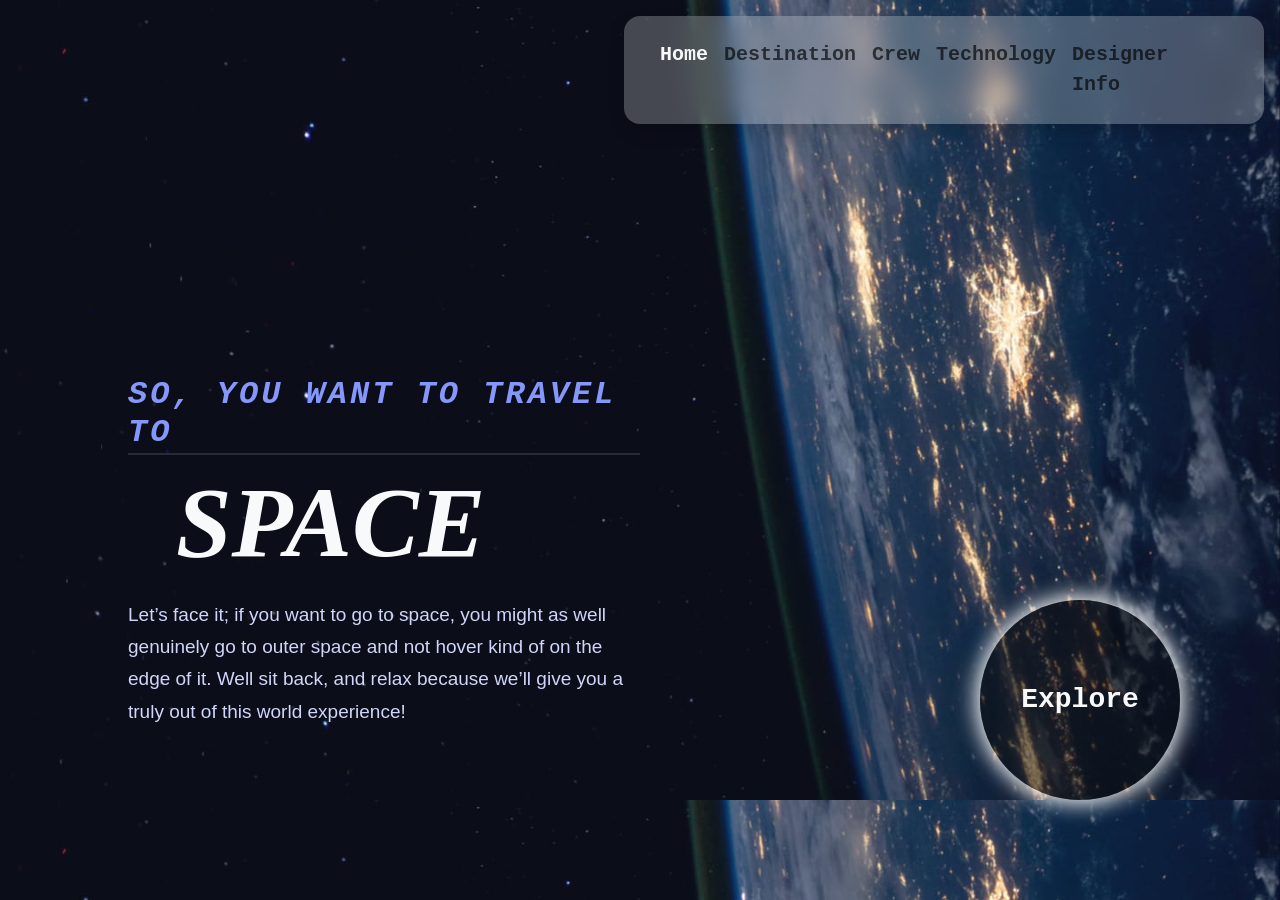
<file: index.html>
<!DOCTYPE html>
<html lang="en">

<head>
    <meta charset="UTF-8">
    <meta name="viewport" content="width=device-width, initial-scale=1.0">
    <title>Home Page</title>
    <link rel="stylesheet" href="css.sheet/bootstrap.min.css">
    <link rel="stylesheet" href="css.sheet/all.min.css">
    <link rel="stylesheet" href="css.sheet/style.css">

</head>

<body class="mainPageStyle">

    <header>
        <nav
            class="navbar navbar-expand-lg  m-3 w-50 ms-auto rounded-4 custom-blur bg-light bg-opacity-25 p-3 shadow font-monospace">
            <div class="container">
                <button class="navbar-toggler" type="button" data-bs-toggle="collapse" data-bs-target="#navbarNav">
                    <span class="navbar-toggler-icon"></span>
                </button>

                <div class="collapse navbar-collapse " id="navbarNav">
                    <ul class="navbar-nav fw-bold w-100 d-flex fs-5 justify-content-between">
                        <li class="nav-item">
                            <a class="nav-link active text-light" href="index.html">Home</a>
                        </li>
                        <li class="nav-item">
                            <a class="nav-link" href="destination.html">Destination</a>
                        </li>
                        <li class="nav-item">
                            <a class="nav-link" href="crew.html">Crew</a>
                        </li>
                        <li class="nav-item">
                            <a class="nav-link" href="technology.html">Technology</a>
                        </li>
                        <li class="nav-item">
                            <a class="nav-link" href="designer-info.html">Designer Info</a>
                        </li>
                    </ul>
                </div>
            </div>
        </nav>
    </header>

    <div class="text-light position-absolute text">
        <h3 class="mt-3 space-tag fw-bold fst-italic text-uppercase"> So, you want to travel to</h3>
        <h1 class="fw-semibold mx-5 mb-3 fw-light text-light text-uppercase"> Space</h1>
        <p class="space-desc"> Let’s face it; if you want to go to space, you might as well genuinely go to
            outer space and not hover kind of on the edge of it. Well sit back, and relax
            because we’ll give you a truly out of this world experience!
        </p>
    </div>



    <a href="destination.html"
        class="btn align-content-center justify-content-center rounded-circle fs-3 font-monospace text-light fw-bold position-absolute custom-soft-btn ">Explore</a>


    <script src="js.sheet/jquery-4.0.0.js"></script>
    <script src="js.sheet/main.js"></script>
</body>

</html>
</file>
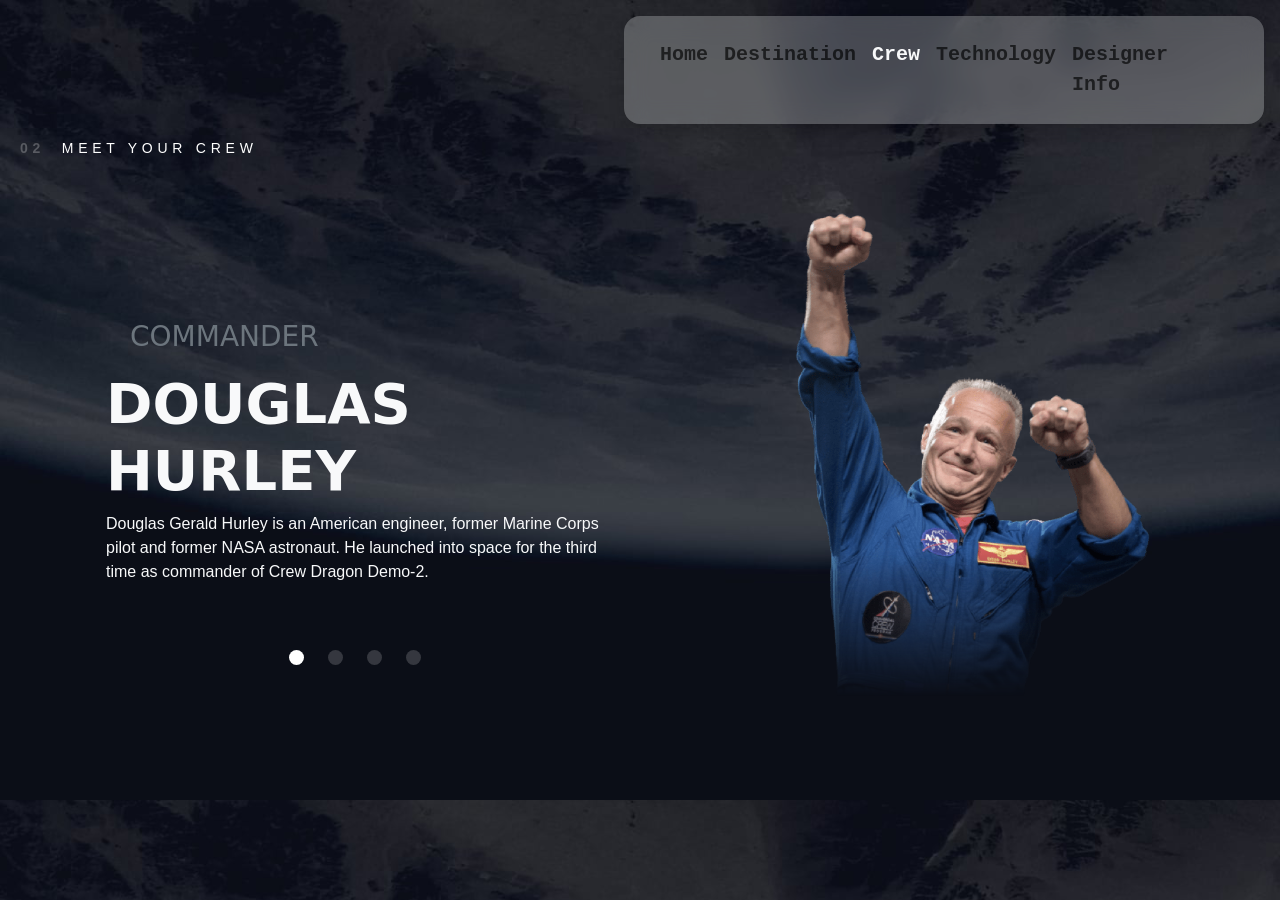
<file: crew.html>
<!DOCTYPE html>
<html lang="en">

<head>
    <meta charset="UTF-8">
    <meta name="viewport" content="width=device-width, initial-scale=1.0">
    <title>Crew Page</title>
    <link rel="stylesheet" href="css.sheet/bootstrap.min.css">
    <link rel="stylesheet" href="css.sheet/all.min.css">
    <link rel="stylesheet" href="css.sheet/style.css">
    <link href="https://fonts.googleapis.com/css2?family=Antonio:wght@700&display=swap" rel="stylesheet">

</head>

<body class="crewPageStyle">

    <header>
        <nav
            class="navbar navbar-expand-lg  m-3 w-50 ms-auto rounded-4 custom-blur bg-light bg-opacity-25 p-3 shadow font-monospace">
            <div class="container">
                <button class="navbar-toggler" type="button" data-bs-toggle="collapse" data-bs-target="#navbarNav">
                    <span class="navbar-toggler-icon"></span>
                </button>

                <div class="collapse navbar-collapse " id="navbarNav">
                    <ul class="navbar-nav fw-bold w-100 d-flex fs-5 justify-content-between">
                        <li class="nav-item">
                            <a class="nav-link" href="index.html">Home</a>
                        </li>
                        <li class="nav-item">
                            <a class="nav-link" href="destination.html">Destination</a>
                        </li>
                        <li class="nav-item">
                            <a class="nav-link active text-light" href="crew.html">Crew</a>
                        </li>
                        <li class="nav-item">
                            <a class="nav-link" href="technology.html">Technology</a>
                        </li>
                        <li class="nav-item">
                            <a class="nav-link" href="designer-info.html">Designer Info</a>
                        </li>
                    </ul>
                </div>
            </div>
        </nav>
    </header>

    <div class="mx-2 row mb-5">
        <div class="col-12">
            <h5 class="page-title text-uppercase text-center text-md-start">
                <span class="page-num fw-bold me-2">02</span>
                Meet your crew
            </h5>
        </div>
    </div>

    <div class="destination-container container my-5">

        <div class="row align-items-end gy-4">

            <div class="crew-info col-lg-6 d-flex flex-column justify-content-between ">
                <h3 id="crewTag" class=" mx-5 text-secondary text-uppercase">Commander</h3>
                <h1 id="crewTitle" class="crew-name display-4 fw-semibold mx-4 my-2 text-light text-uppercase">Douglas
                    Hurley
                </h1>
                <p id="crewDescription" class="mx-4 crew-desc text-light text-lg-start text-start"> Douglas Gerald
                    Hurley is an
                    American engineer, former Marine Corps pilot
                    and former NASA astronaut. He launched into space for the third time as
                    commander of Crew Dragon Demo-2.
                </p>


                <div class="mt-5 mx-auto text-lg-start text-center">
                    <ul
                        class="font-monospace tab-list mx-5 nav gap-4 mb-4 justify-content-center justify-content-lg-start">
                        <li class="nav-item">
                            <button class="crew-btn rounded-circle border-0 active" data-index="0"></button>
                        </li>
                        <li class="nav-item">
                            <button class="crew-btn rounded-circle border-0" data-index="1"></button>
                        </li>
                        <li class="nav-item">
                            <button class="crew-btn rounded-circle border-0" data-index="2"></button>
                        </li>
                        <li class="nav-item">
                            <button class="crew-btn rounded-circle border-0" data-index="3"></button>
                        </li>
                    </ul>
                </div>
            </div>


            <div class="crew-img col-lg-6 d-flex justify-content-end">
                <img class="mx-5" id="crewImage" src="" alt="">
            </div>

        </div>
    </div>



    <script src="js.sheet/jquery-4.0.0.js"></script>
    <script src="js.sheet/main.js"></script>
</body>

</html>
</file>
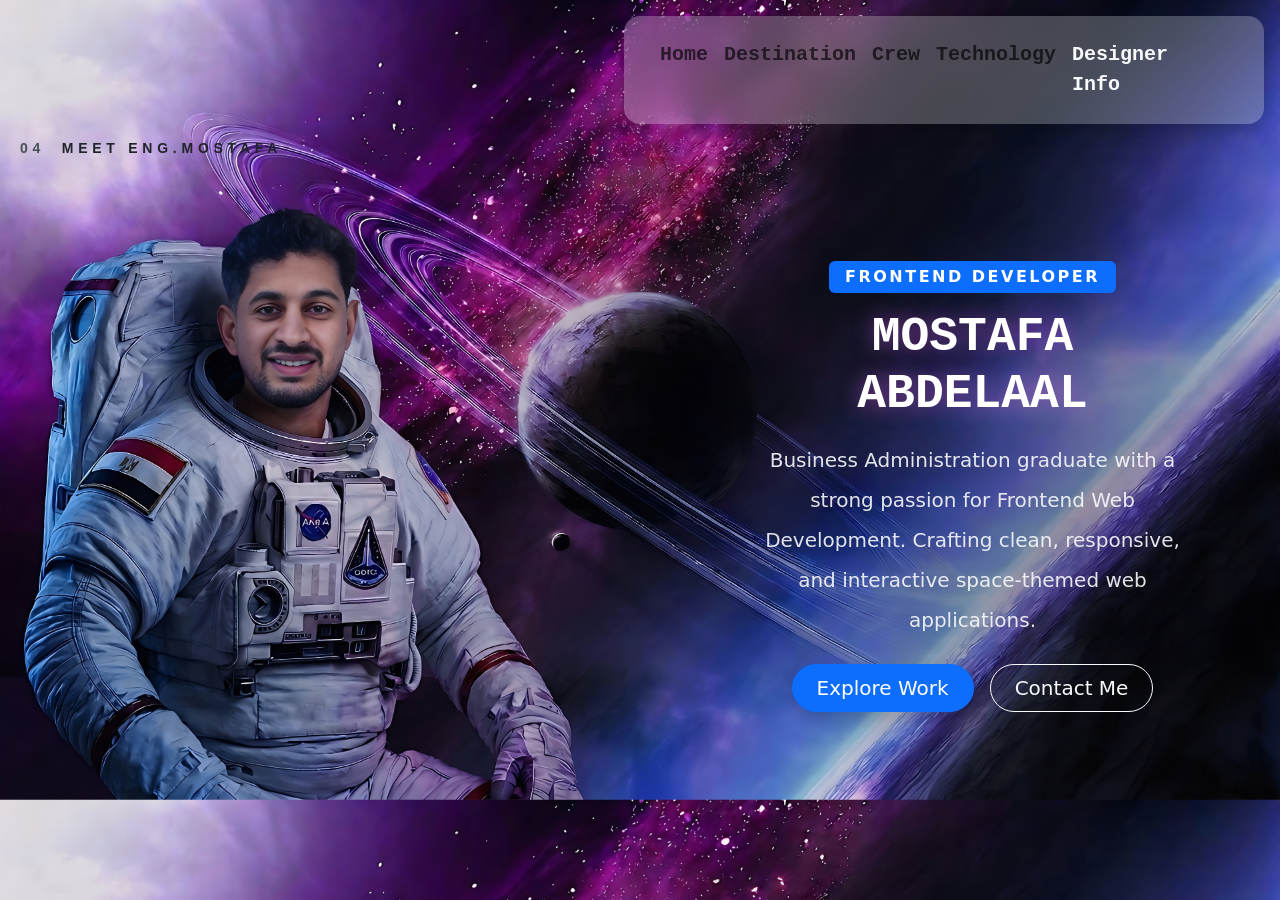
<file: designer-info.html>
<!DOCTYPE html>
<html lang="en">

<head>
    <meta charset="UTF-8">
    <meta name="viewport" content="width=device-width, initial-scale=1.0">
    <title>Designer Info Page</title>
    <link rel="stylesheet" href="css.sheet/bootstrap.min.css">
    <link rel="stylesheet" href="css.sheet/all.min.css">
    <link rel="stylesheet" href="css.sheet/style.css">

</head>

    
<body class="designerInfoPageStyle">

    <header>
        <nav
            class="navbar navbar-expand-lg  m-3 w-50 ms-auto rounded-4 custom-blur bg-light bg-opacity-25 p-3 shadow font-monospace">
            <div class="container">
                <button class="navbar-toggler" type="button" data-bs-toggle="collapse" data-bs-target="#navbarNav">
                    <span class="navbar-toggler-icon"></span>
                </button>

                <div class="collapse navbar-collapse " id="navbarNav">
                    <ul class="navbar-nav fw-bold w-100 d-flex fs-5 justify-content-between">
                        <li class="nav-item">
                            <a class="nav-link" href="index.html">Home</a>
                        </li>
                        <li class="nav-item">
                            <a class="nav-link" href="destination.html">Destination</a>
                        </li>
                        <li class="nav-item">
                            <a class="nav-link" href="crew.html">Crew</a>
                        </li>
                        <li class="nav-item">
                            <a class="nav-link" href="technology.html">Technology</a>
                        </li>
                        <li class="nav-item">
                            <a class="nav-link active text-light" href="designer-info.html">Designer Info</a>
                        </li>
                    </ul>
                </div>
            </div>
        </nav>
    </header>

    <div class="mx-2 row mb-5">
        <div class="col-12">
            <h5 class="page-title text-dark fw-bold text-uppercase text-center text-md-start">
                <span class="page-num text-dark-emphasis fw-bold me-2">04</span>
                Meet Eng.Mostafa
            </h5>
        </div>
    </div>

    <section class="astronaut-hero-section align-items-center">

        <div class="container">
            <div class="row justify-content-end">
                <div class="col-6 col-md-8 col-lg-5 mt-5 text-center text-white ms-md-3">

                    <span class="badge text-bg-primary text-uppercase px-3 py-2 mb-3 tracking-widest fs-6">
                        Frontend Developer
                    </span>

                    <h1 class="display-5 font-monospace fw-bold text-uppercase mb-3 glow-text">
                        Mostafa Abdelaal
                    </h1>

                    <p class="lead text-light opacity-90 lh-lg mb-4">
                        Business Administration graduate with a strong passion for Frontend Web Development. Crafting
                        clean, responsive, and interactive space-themed web applications.
                    </p>


                    <div class="d-flex gap-3 align-items-center justify-content-center">
                        <button id="exploreBtn" class="btn btn-primary btn-lg rounded-pill px-4 shadow">
                            Explore Work
                        </button>

                        <a href="https://wa.me/201121942822" target="_blank"
                            class="btn btn-outline-light btn-lg rounded-pill px-4">
                            Contact Me
                        </a>
                    </div>

                    <div id="exploreToast" class="explore-toast text-start p-3 rounded-3 shadow-lg d-none">
                        <div class="d-flex justify-content-between align-items-center gap-2">
                            <p class="mb-0 text-white fs-6">
                                🚀 If you want to explore more, feel free to contact me!
                            </p>
                            <button type="button" class="btn-close btn-close-white" id="closeToastBtn"></button>
                        </div>
                    </div>

                </div>
            </div>
        </div>

    </section>
    <script src="js.sheet/jquery-4.0.0.js"></script>
    <script src="js.sheet/main.js"></script>
</body>

</html>
</file>
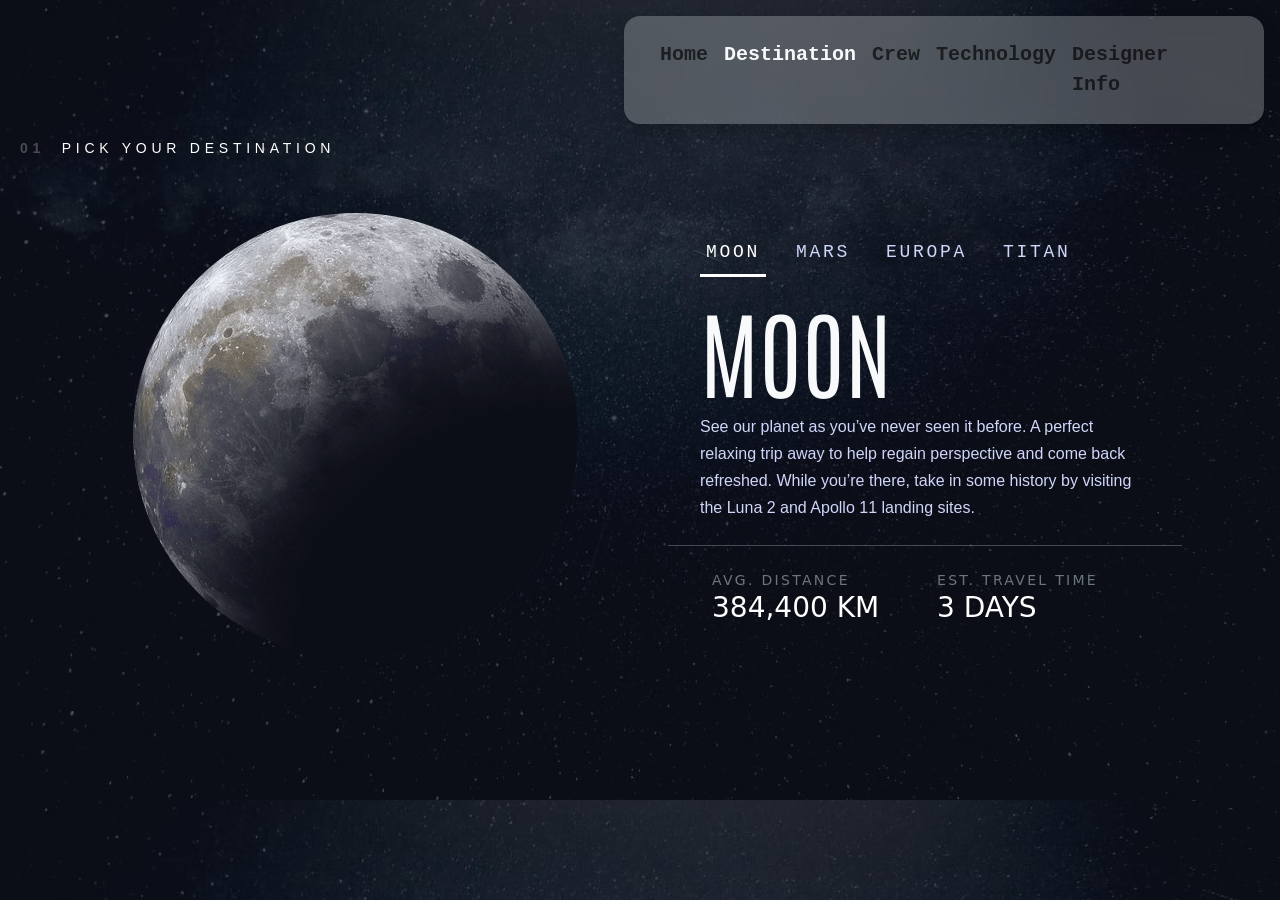
<file: destination.html>
<!DOCTYPE html>
<html lang="en">

<head>
    <meta charset="UTF-8">
    <meta name="viewport" content="width=device-width, initial-scale=1.0">
    <title>Destination Page</title>
    <link rel="stylesheet" href="css.sheet/bootstrap.min.css">
    <link rel="stylesheet" href="css.sheet/all.min.css">
    <link rel="stylesheet" href="css.sheet/style.css">
    <link href="https://fonts.googleapis.com/css2?family=Antonio:wght@700&display=swap" rel="stylesheet">
</head>

<body class="destinationPageStyle">

    <header>
        <nav
            class="navbar navbar-expand-lg  m-3 w-50 ms-auto rounded-4 custom-blur bg-light bg-opacity-25 p-3 shadow font-monospace">
            <div class="container">
                <button class="navbar-toggler" type="button" data-bs-toggle="collapse" data-bs-target="#navbarNav">
                    <span class="navbar-toggler-icon"></span>
                </button>

                <div class="collapse navbar-collapse " id="navbarNav">
                    <ul class="navbar-nav fw-bold w-100 d-flex fs-5 justify-content-between">
                        <li class="nav-item">
                            <a class="nav-link" href="index.html">Home</a>
                        </li>
                        <li class="nav-item">
                            <a class="nav-link active text-light" href="destination.html">Destination</a>
                        </li>
                        <li class="nav-item">
                            <a class="nav-link" href="crew.html">Crew</a>
                        </li>
                        <li class="nav-item">
                            <a class="nav-link" href="technology.html">Technology</a>
                        </li>
                        <li class="nav-item">
                            <a class="nav-link" href="designer-info.html">Designer Info</a>
                        </li>
                    </ul>
                </div>
            </div>
        </nav>
    </header>

    <div class="mx-2 row mb-5">
        <div class="col-12">
            <h5 class="page-title text-uppercase text-center text-md-start">
                <span class="page-num fw-bold me-2">01</span>
                Pick your destination
            </h5>
        </div>
    </div>

    <div class="destination-container container my-5">

        <div class="row align-items-center gy-4">

            <div class="planet-img col-lg-6 text-center">
                <img class="img-fluid" id="planetImage" src="" alt="">
            </div>

            <div class="planet-info col-lg-6">

                <ul class="font-monospace tab-list mx-5 nav tab-list gap-4 mb-4 justify-content-center justify-content-lg-start">
                    <li class="nav-item">
                        <button class="tab-btn active" data-index="0">MOON</button>
                    </li>
                    <li class="nav-item">
                        <button class="tab-btn" data-index="1">MARS</button>
                    </li>
                    <li class="nav-item">
                        <button class="tab-btn" data-index="2">EUROPA</button>
                    </li>
                    <li class="nav-item">
                        <button class="tab-btn" data-index="3">TITAN</button>
                    </li>
                </ul>

                <h1 id="planetTitle" class="planet-name mx-5 my-3 fw-light text-light display-1 text-uppercase">MOON</h1>
                <p id="planetDescription" class="m mx-5 planet-desc text-lg-start text-center"> See our planet as you’ve
                    never seen it before. A perfect relaxing trip away to help
                    regain perspective and come back refreshed. While you’re there, take in some history
                    by visiting the Luna 2 and Apollo 11 landing sites.</p>

                <hr class="mx-3 border-light my-4">

                <div class="mx-5 row planet-meta text-center text-lg-start gy-3">

                    <div class="col-sm-6">
                        <span class="meta-title d-block text-uppercase small text-secondary">AVG. DISTANCE</span>
                        <h3 class="meta-value text-white text-uppercase fs-3" id="planetDistance">384,400 KM</h3>
                    </div>

                    <div class="col-sm-6">
                        <span class="meta-title d-block text-uppercase small text-secondary">EST. TRAVEL TIME</span>
                        <h3 class="meta-value text-white text-uppercase fs-3" id="planetTravel">3 DAYS</h3>
                    </div>
                </div>
            </div>

        </div>
    </div>



    <script src="js.sheet/jquery-4.0.0.js"></script>
    <script src="js.sheet/main.js"></script>
</body>

</html>
</file>
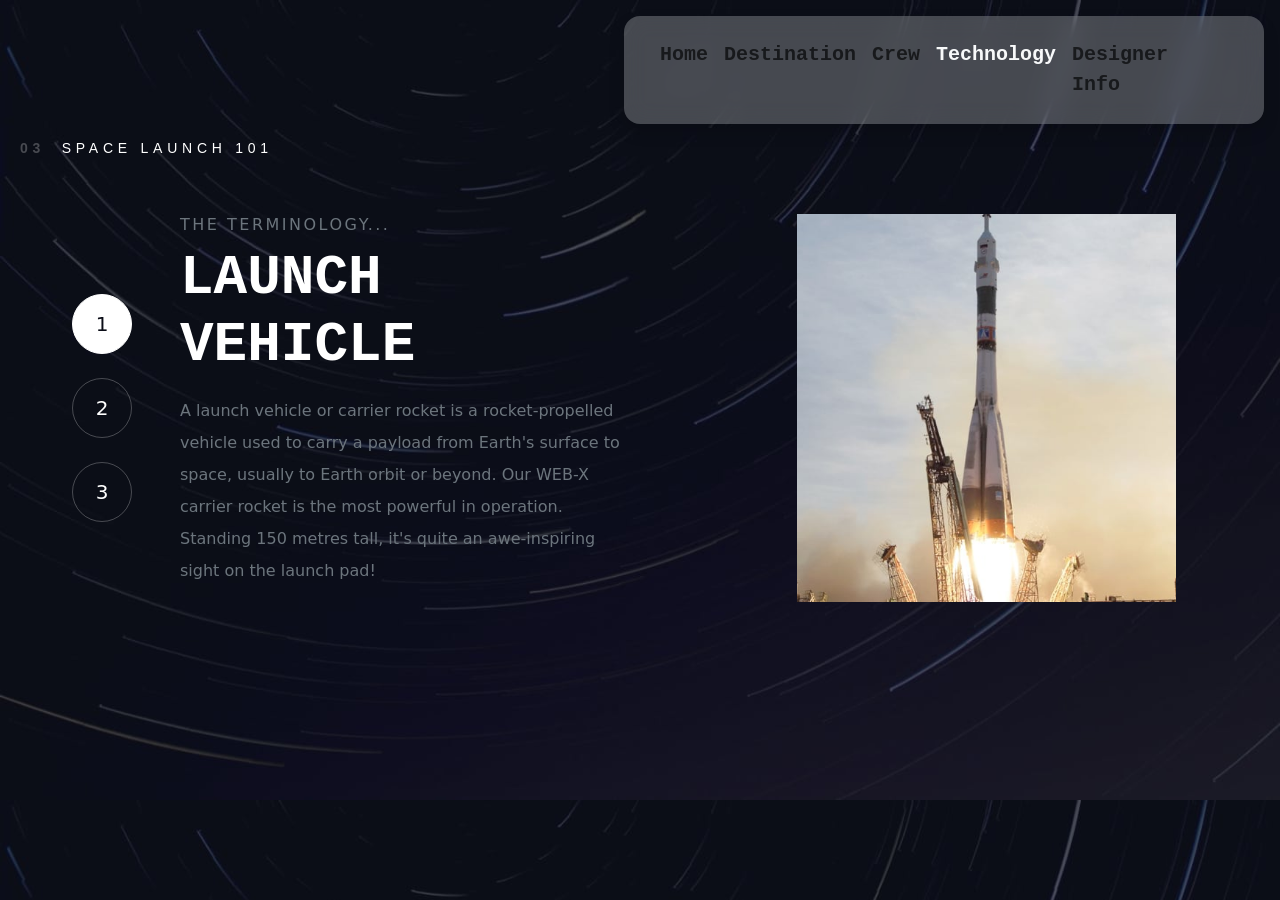
<file: technology.html>
<!DOCTYPE html>
<html lang="en">

<head>
    <meta charset="UTF-8">
    <meta name="viewport" content="width=device-width, initial-scale=1.0">
    <title>Technology Page</title>
    <link rel="stylesheet" href="css.sheet/bootstrap.min.css">
    <link rel="stylesheet" href="css.sheet/all.min.css">
    <link rel="stylesheet" href="css.sheet/style.css">
    <link href="https://fonts.googleapis.com/css2?family=Antonio:wght@700&display=swap" rel="stylesheet">

</head>

<body class="technologyPageStyle">

    <header>
        <nav
            class="navbar navbar-expand-lg  m-3 w-50 ms-auto rounded-4 custom-blur bg-light bg-opacity-25 p-3 shadow font-monospace">
            <div class="container">
                <button class="navbar-toggler" type="button" data-bs-toggle="collapse" data-bs-target="#navbarNav">
                    <span class="navbar-toggler-icon"></span>
                </button>

                <div class="collapse navbar-collapse " id="navbarNav">
                    <ul class="navbar-nav fw-bold w-100 d-flex fs-5 justify-content-between">
                        <li class="nav-item">
                            <a class="nav-link" href="index.html">Home</a>
                        </li>
                        <li class="nav-item">
                            <a class="nav-link" href="destination.html">Destination</a>
                        </li>
                        <li class="nav-item">
                            <a class="nav-link" href="crew.html">Crew</a>
                        </li>
                        <li class="nav-item">
                            <a class="nav-link active text-light" href="technology.html">Technology</a>
                        </li>
                        <li class="nav-item">
                            <a class="nav-link" href="designer-info.html">Designer Info</a>
                        </li>
                    </ul>
                </div>
            </div>
        </nav>
    </header>

    <div class="mx-2 row mb-5">
        <div class="col-12">
            <h5 class="page-title text-uppercase text-center text-md-start">
                <span class="page-num fw-bold me-2">03</span>
                Space launch 101
            </h5>
        </div>
    </div>

    <div class="container-fluid ps-lg-5">
        <div class="row align-items-center gy-5">

            <div class="col-lg-6">
                <div
                    class="d-flex flex-column flex-md-row align-items-center align-items-md-start gap-4 gap-lg-5 text-center text-md-start">

                    <ul class="nav flex-row flex-md-column ms-4 gap-4 justify-content-center p-0 m-auto list-unstyled">
                        <li>
                            <button
                                class="btn tech-btn active rounded-circle d-flex align-items-center justify-content-center"
                                data-index="0">1</button>
                        </li>
                        <li>
                            <button class="btn tech-btn rounded-circle d-flex align-items-center justify-content-center"
                                data-index="1">2</button>
                        </li>
                        <li>
                            <button class="btn tech-btn rounded-circle d-flex align-items-center justify-content-center"
                                data-index="2">3</button>
                        </li>
                    </ul>

                    <div class="tech-content pe-lg-4">
                        <span class="text-uppercase text-secondary tracking-widest d-block mb-2 fs-6">THE
                            TERMINOLOGY...</span>
                        <h1 class="text-white text-uppercase display-4 font-monospace fw-semibold mb-3" id="techTitle">LAUNCH VEHICLE
                        </h1>
                        <p class="text-secondary lh-lg fs-6" id="techDescription">
                            A launch vehicle or carrier rocket is a rocket-propelled vehicle used to carry a payload
                            from Earth's surface to space, usually to Earth orbit or beyond. Our WEB-X carrier
                            rocket is the most powerful in operation. Standing 150 metres tall, it's quite an
                            awe-inspiring sight on the launch pad!
                        </p>
                    </div>

                </div>
            </div>

            <div class="col-lg-5 pe-0 text-end">
                <img id="techImage" src="./assets/technology/image-launch-vehicle-portrait.jpg" alt="Launch Vehicle"
                    class="img-fluid tech-img w-75">
            </div>

        </div>
    </div>


    <script src="js.sheet/jquery-4.0.0.js"></script>
    <script src="js.sheet/main.js"></script>
</body>

</html>
</file>
<file: css.sheet/style.css>
.mainPageStyle {
    background-image: url(../imgs/background-home-desktop.jpg);
    background-size: cover;
}

.destinationPageStyle {
    background-image: url(../imgs/background-destination-desktop.jpg);
    background-size: cover;
}

.crewPageStyle {
    background-image: url(../imgs/background-crew-desktop.jpg);
    background-size: cover;
}

.technologyPageStyle {
    background-image: url(../imgs/background-technology-desktop.jpg);
    background-size: cover;
}

.designerInfoPageStyle {
    background-image: url(../imgs/background-designerinfo-desktop.jpg);
    background-size: cover;
}

.custom-blur {
    backdrop-filter: blur(12px);
    -webkit-backdrop-filter: blur(12px);
}

.custom-soft-btn {

    width: 200px;
    height: 200px;
    right: 100px;
    bottom: 100px;
    background-color: rgba(9, 9, 9, 0.5);

    box-shadow: 0 0 20px 5px rgba(255, 255, 255, 0.9),
        0 0 15px 0px rgba(0, 0, 0, 0.08);
}

.text {
    width: 40%;
    left: 10%;
    top: 40vh;
}

.text h1 {
    font-family: 'Times New Roman', Times, serif;
    font-size: 100px;
    font-style: oblique;
    color: gray;
}

.text p {
    font-size: 19px;
}

.tab-btn {
    background: transparent;
    border: none;
    color: #d0d6f9;
    font-size: 18px;
    letter-spacing: 2.7px;
    cursor: pointer;
    padding-bottom: 8px;
    border-bottom: 3px solid transparent;
    transition: all 0.3s ease;
}

.tab-btn.active {
    color: #ffffff;
    border-bottom-color: #ffffff;
}

.tab-btn:hover:not(.active) {
    border-bottom-color: rgba(255, 255, 255, 0.5);
}


.planet-desc {
    color: #d0d6f9;
    font-size: 18px;
    line-height: 1.7;
}



.space-desc {
    color: #d0d6f9;
    font-family: 'Franklin Gothic Medium', 'Arial Narrow', Arial, sans-serif;
    font-size: 18px;
    line-height: 1.7;
}

.space-tag {
    color: #8697fb;
    font-family: 'Courier New', Courier, monospace;
    font-size: xx-large;
    letter-spacing: 3px;
    display: inline-block;
    border-bottom: 2px solid rgba(160, 159, 159, 0.2);
}


.meta-title {
    letter-spacing: 2.3px;
}

.page-title {
    color: #ffffff;
    font-family: 'Barlow Condensed', sans-serif;
    font-size: 14px;
    letter-spacing: 4.75px;
    font-weight: 300;
}


.page-num {
    color: rgba(255, 255, 255, 0.25);
}

.planet-name {
    font-family: 'Antonio', sans-serif;
    font-weight: 700;
    text-transform: uppercase;
    font-size: 96px;
    line-height: 1;
}

#planetDescription,
#crewDescription {
    font-family: 'Lucida Sans', 'Lucida Sans Regular', 'Lucida Grande', 'Lucida Sans Unicode', Geneva, Verdana, sans-serif;
    font-size: 16px;
}



#planetImage,
#planetTitle,
#planetDescription,
#planetDistance,
#planetTravel {
    transition: opacity 0.3s ease, transform 0.3s ease;
    opacity: 1;
    transform: translateY(0);
}

.fade-out {
    opacity: 0 !important;
    transform: translateY(15px) !important;
}

#crewImage,
#crewTitle,
#crewDescription,
#crewTag {
    transition: opacity 0.3s ease, transform 0.3s ease;
    opacity: 1;
    transform: translateY(0);
}

.fade-out {
    opacity: 0 !important;
    transform: translateY(15px) !important;
}

button a {
    text-decoration: none;
    color: wheat;
}

.crew-img img {
    width: 65%;
    display: block;
    -webkit-mask-image: linear-gradient(to bottom, black 70%, transparent 100%);
    mask-image: linear-gradient(to bottom, black 70%, transparent 100%);
}

.crew-btn {
    width: 15px;
    height: 15px;
    background-color: rgba(255, 255, 255, 0.171);
    cursor: pointer;
    transition: background-color 0.3s ease;
}

.crew-btn:hover {
    background-color: rgba(255, 255, 255, 0.5);
}


.crew-btn.active {
    background-color: #ffffff !important;
}

.tech-btn {
    width: 60px;
    height: 60px;
    border: 1px solid rgba(255, 255, 255, 0.25) !important;
    color: #fff;
    font-size: 1.25rem;
    transition: all 0.3s ease;
}

.tech-btn:hover {
    border-color: #fff !important;
    color: #fff;
}

.tech-btn.active {
    background-color: #fff !important;
    color: #0b0d17 !important;
    border-color: #fff !important;
}

.tracking-widest {
    letter-spacing: 2.5px;
}

.glow-text {
    text-shadow: 0 0 20px rgba(186, 85, 211, 0.6);
}

.opacity-90 {
    opacity: 0.9;
}


.explore-toast {
    top: 110%;
    right: 0;
    background: rgba(20, 20, 35, 0.95);
    border: 1px solid rgba(186, 85, 211, 0.4);
    backdrop-filter: blur(10px);
    max-width: 320px;
    z-index: 1000;
    animation: fadeIn 0.3s ease-in-out;
}

@keyframes fadeIn {
    from {
        opacity: 0;
        transform: translateY(-10px);
    }

    to {
        opacity: 1;
        transform: translateY(0);
    }
}


@media (min-width: 992px) {
    .tech-img {
        max-height: 520px;
        object-fit: cover;
    }
}


@media (max-width: 576px) {
    .page-title {
        font-size: 20px;
        letter-spacing: 2.7px;
    }
}
</file>
